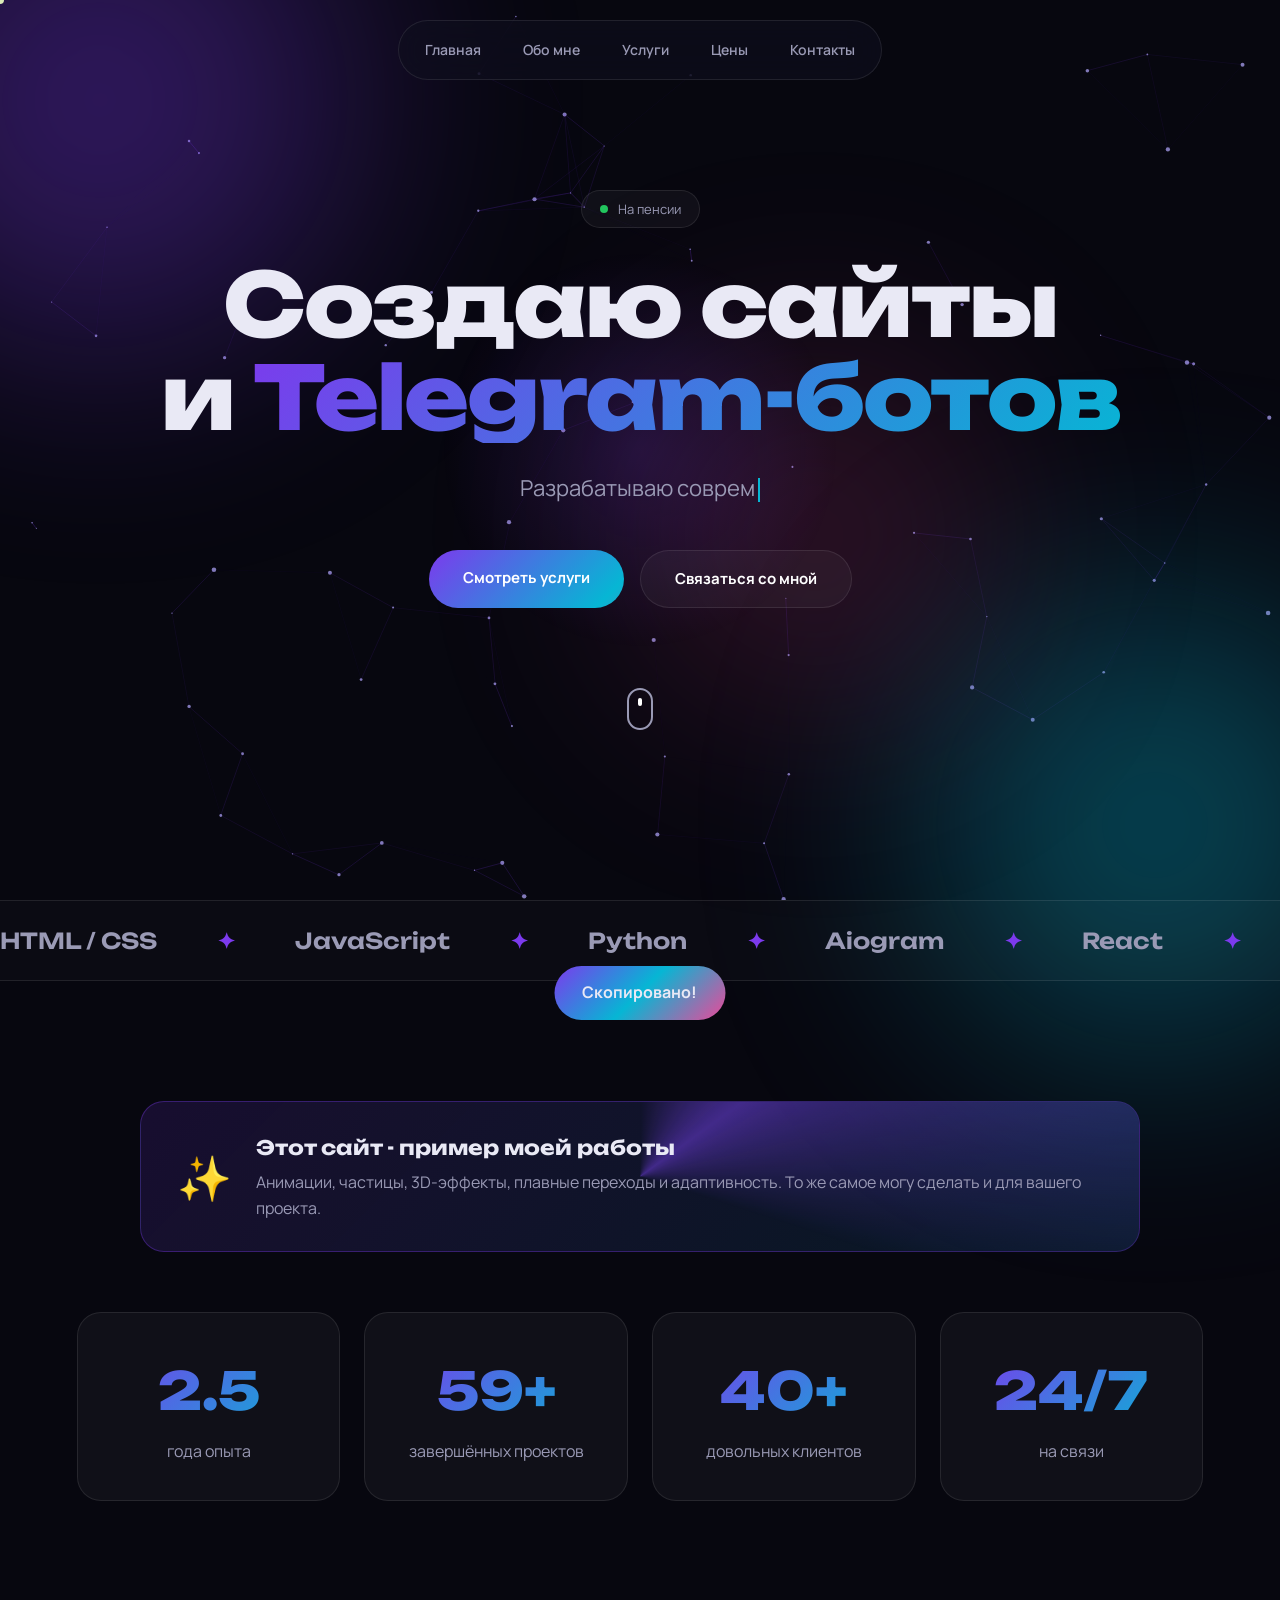
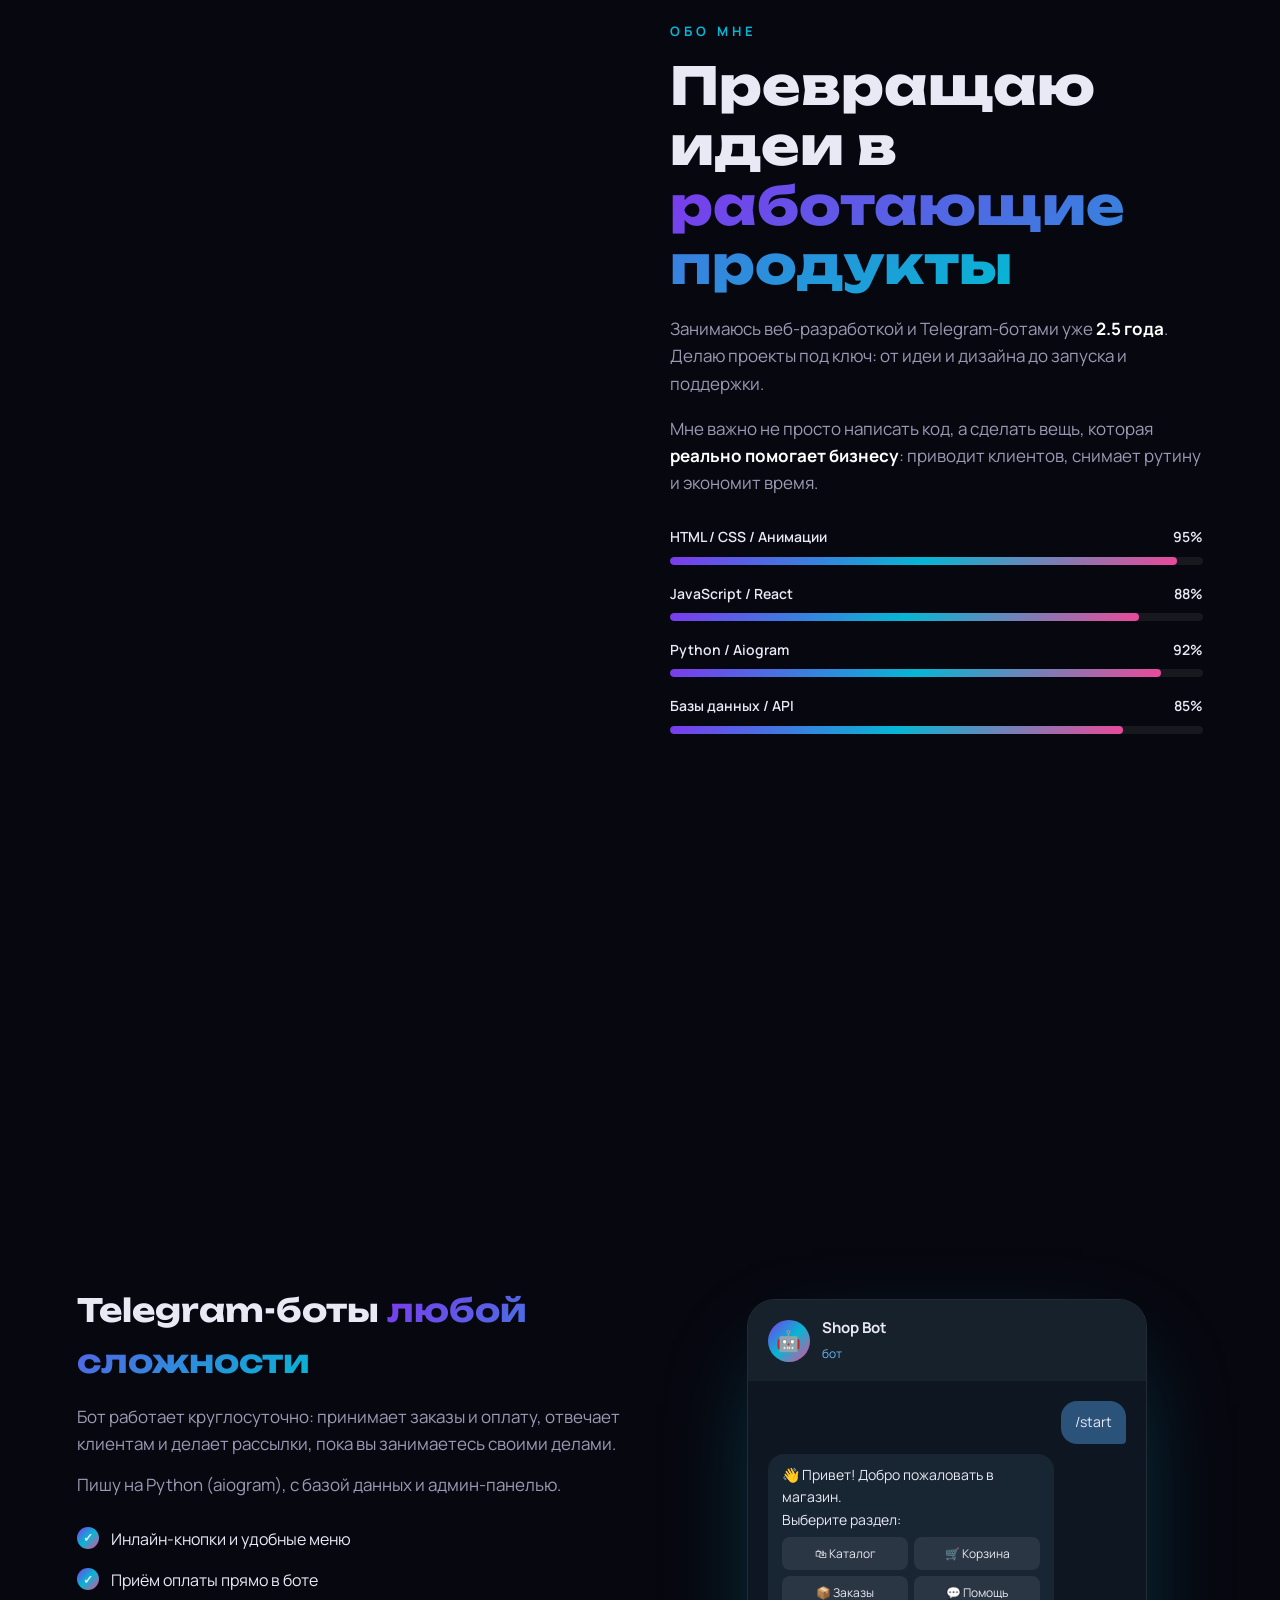
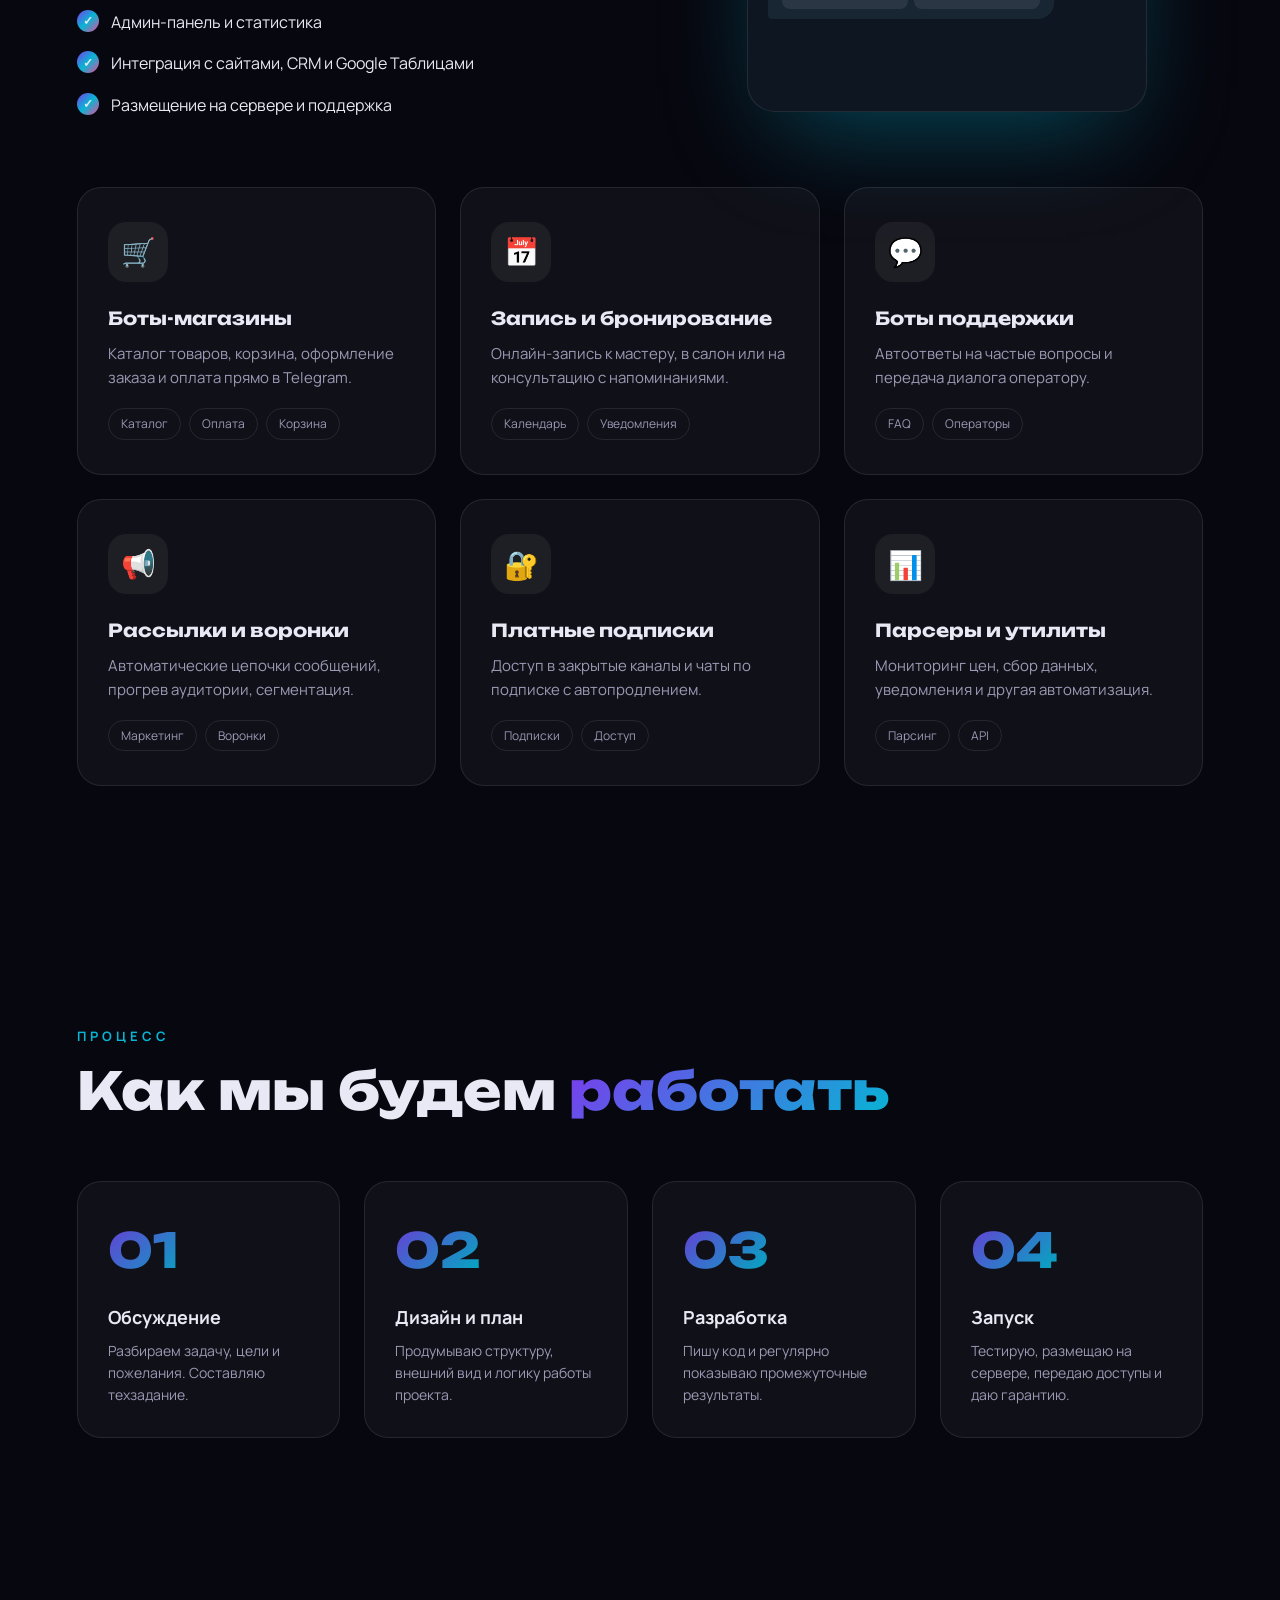
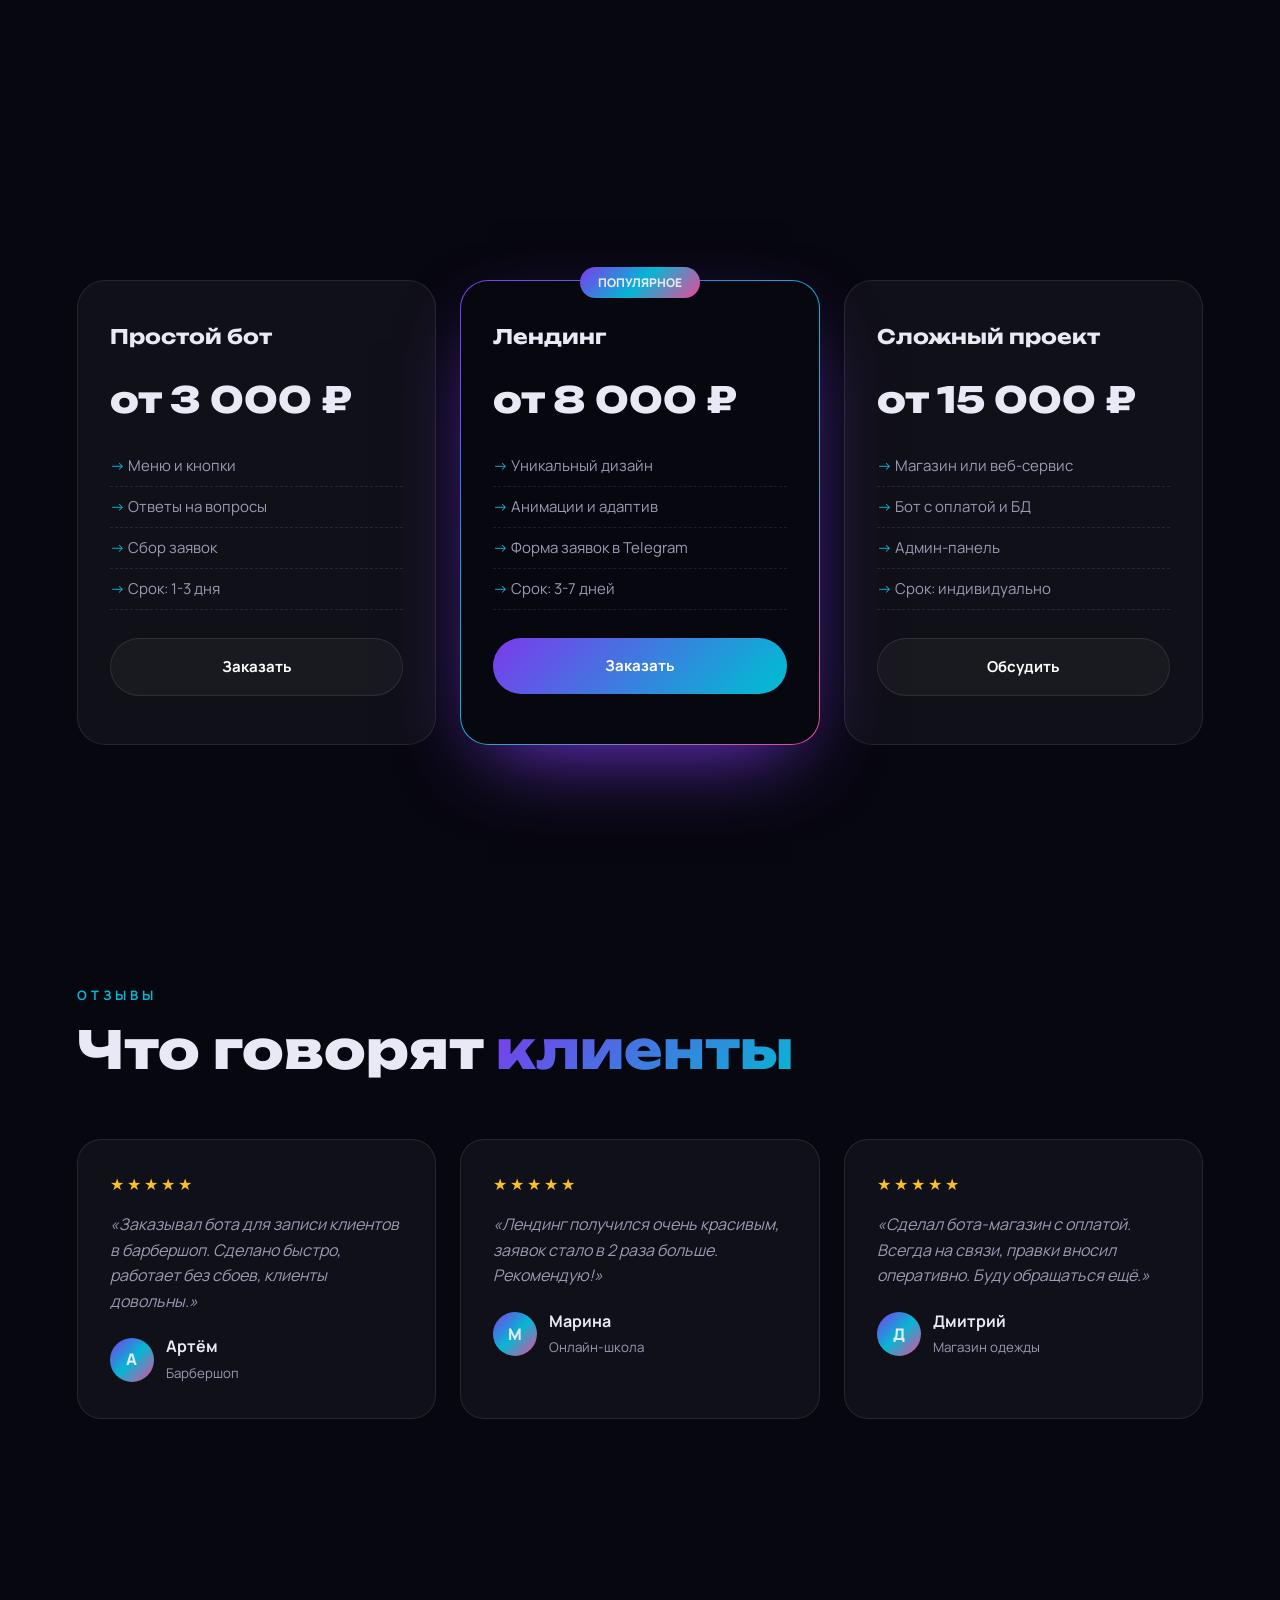
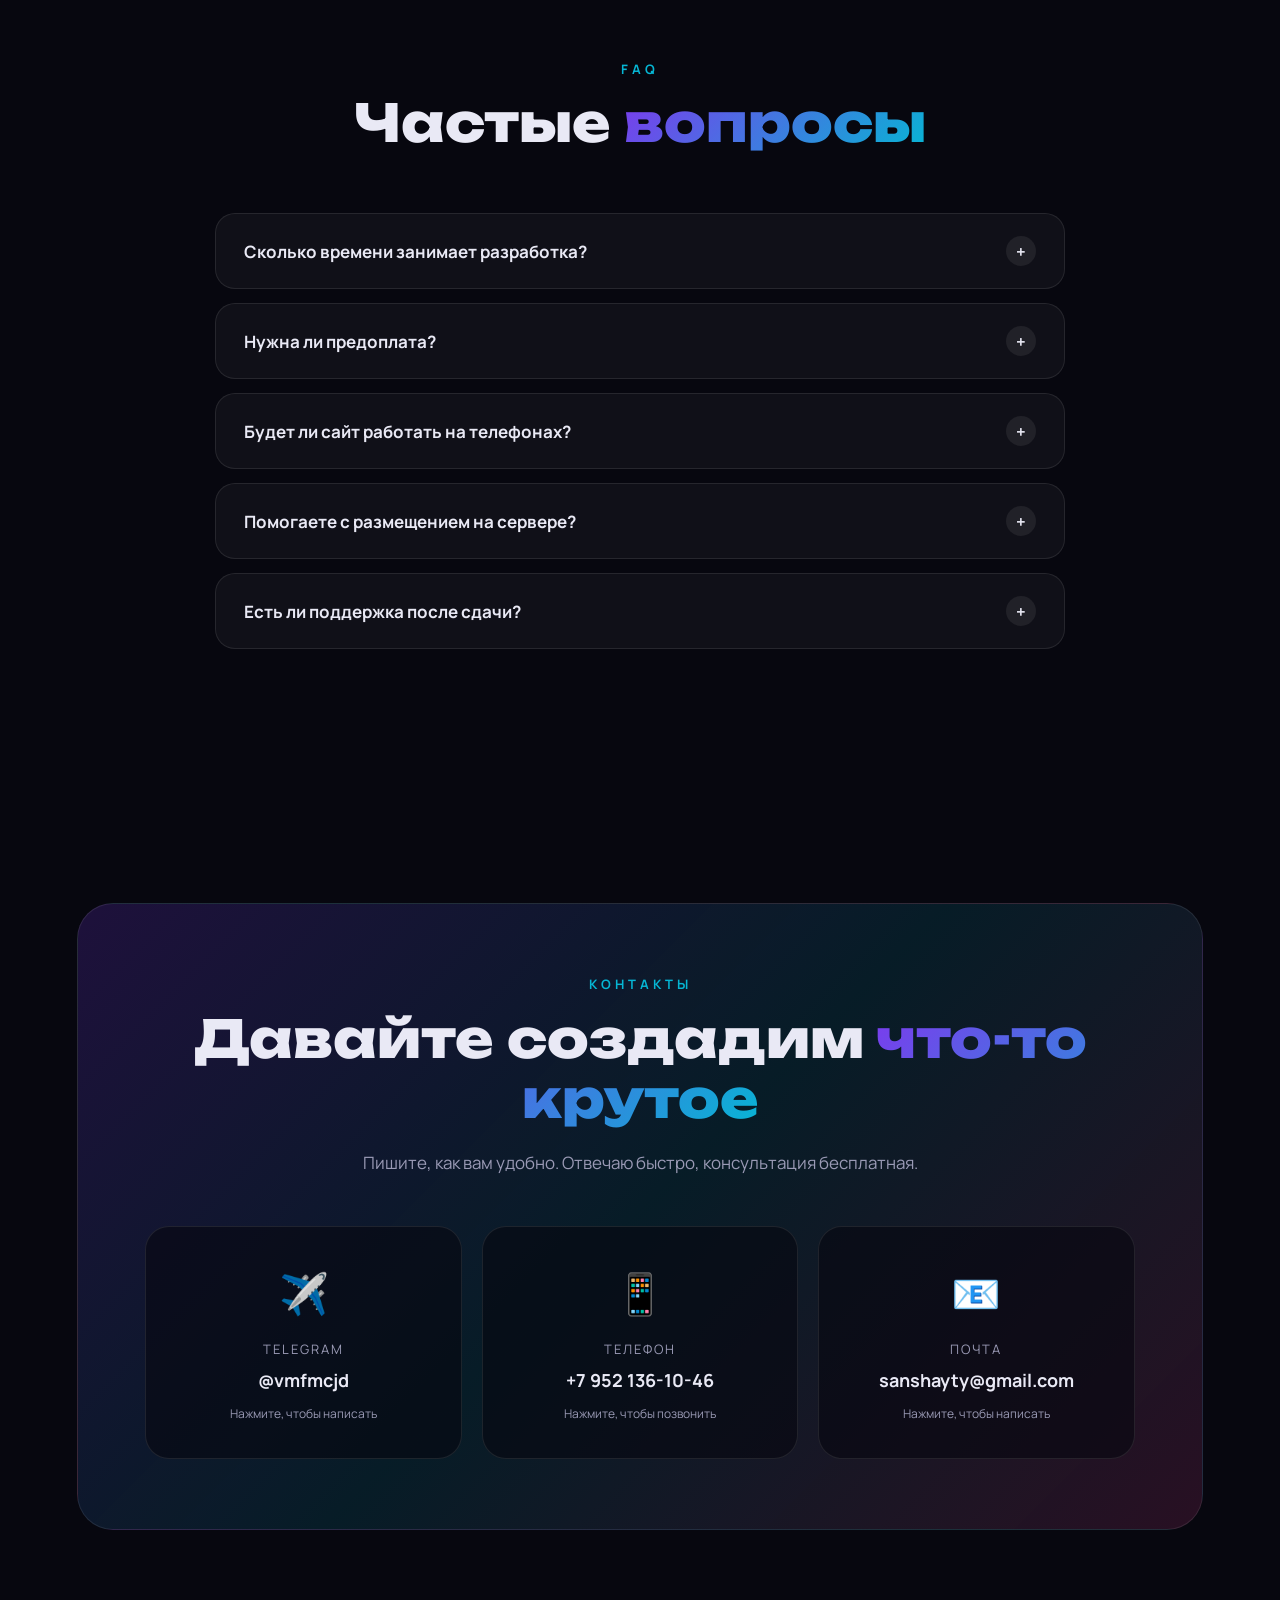
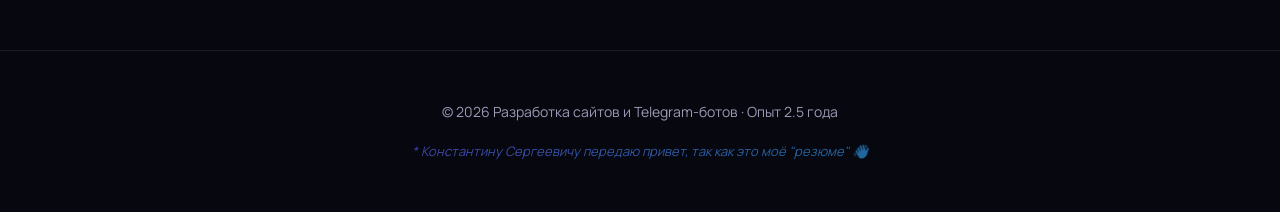
<file: index.html>
<!DOCTYPE html>
<html lang="ru">
<head>
  <meta charset="UTF-8">
  <meta name="viewport" content="width=device-width, initial-scale=1.0">
  <meta name="description" content="Разработка сайтов и Telegram-ботов под ключ">
  <title>Разработка сайтов и Telegram-ботов | Портфолио</title>

  <link rel="preconnect" href="https://fonts.googleapis.com">
  <link rel="preconnect" href="https://fonts.gstatic.com" crossorigin>
  <link href="https://fonts.googleapis.com/css2?family=Unbounded:wght@400;600;800&family=Manrope:wght@300;400;600;800&display=swap" rel="stylesheet">
  <link rel="stylesheet" href="style.css">
</head>
<body>

  <!-- Служебные элементы -->
  <div id="loader">
    <div class="loader-ring"></div>
    <div class="loader-text">ЗАГРУЗКА</div>
  </div>
  <div class="progress" id="progress"></div>
  <canvas id="particles"></canvas>
  <div class="blob b1"></div>
  <div class="blob b2"></div>
  <div class="blob b3"></div>
  <div class="cursor-glow" id="glow"></div>
  <div class="cursor-dot" id="dot"></div>

  <nav>
    <a href="#home">Главная</a>
    <a href="#about">Обо мне</a>
    <a href="#services">Услуги</a>
    <a href="#prices">Цены</a>
    <a href="#contacts">Контакты</a>
  </nav>

  <main>

    <!-- Первый экран -->
    <section class="hero" id="home">
      <div class="badge"><span class="pulse"></span> На пенсии</div>

      <h1>
        <span class="line"><span>Создаю сайты</span></span>
        <span class="line"><span>и <span class="gradient-text">Telegram-ботов</span></span></span>
      </h1>

      <div class="typing">
        <span id="typed"></span><span class="caret"></span>
      </div>

      <div class="hero-btns">
        <a href="#services" class="btn btn-primary">Смотреть услуги</a>
        <a href="#contacts" class="btn btn-ghost">Связаться со мной</a>
      </div>

      <div class="scroll-hint"></div>
    </section>

    <!-- Бегущая строка (второй набор нужен для бесшовной прокрутки) -->
    <div class="marquee">
      <div class="marquee-track">
        <span>HTML / CSS</span><span>JavaScript</span><span>Python</span><span>Aiogram</span><span>React</span>
        <span>Node.js</span><span>Адаптивная вёрстка</span><span>Telegram API</span><span>SQL</span><span>Анимации</span>

        <span aria-hidden="true">HTML / CSS</span><span aria-hidden="true">JavaScript</span><span aria-hidden="true">Python</span>
        <span aria-hidden="true">Aiogram</span><span aria-hidden="true">React</span><span aria-hidden="true">Node.js</span>
        <span aria-hidden="true">Адаптивная вёрстка</span><span aria-hidden="true">Telegram API</span>
        <span aria-hidden="true">SQL</span><span aria-hidden="true">Анимации</span>
      </div>
    </div>

    <!-- Плашка и статистика -->
    <section class="intro">
      <div class="demo-note reveal">
        <div class="icon">✨</div>
        <div>
          <h3>Этот сайт - пример моей работы</h3>
          <p>Анимации, частицы, 3D-эффекты, плавные переходы и адаптивность. То же самое могу сделать и для вашего проекта.</p>
        </div>
      </div>

      <div class="stats">
        <div class="stat reveal d1">
          <div class="num gradient-text" data-count="2.5" data-dec="1">0</div>
          <div class="lbl">года опыта</div>
        </div>
        <div class="stat reveal d2">
          <div class="num gradient-text" data-count="60" data-suffix="+">0</div>
          <div class="lbl">завершённых проектов</div>
        </div>
        <div class="stat reveal d3">
          <div class="num gradient-text" data-count="40" data-suffix="+">0</div>
          <div class="lbl">довольных клиентов</div>
        </div>
        <div class="stat reveal d4">
          <div class="num gradient-text" data-count="24" data-suffix="/7">0</div>
          <div class="lbl">на связи</div>
        </div>
      </div>
    </section>

    <!-- Обо мне -->
    <section id="about">
      <div class="about-grid">
        <div class="reveal">
          <div class="avatar-wrap">
            <div class="avatar-ring"></div>
            <div class="avatar-inner">👨‍💻</div>
            <div class="orbit">
              <span>🤖</span><span>🌐</span><span>⚡</span><span>🎨</span>
            </div>
          </div>
        </div>

        <div class="about-text reveal d2">
          <div class="sec-label">Обо мне</div>
          <h2 class="sec-title">Превращаю идеи в <span class="gradient-text">работающие продукты</span></h2>
          <p>Занимаюсь веб-разработкой и Telegram-ботами уже <strong>2.5 года</strong>. Делаю проекты под ключ: от идеи и дизайна до запуска и поддержки.</p>
          <p>Мне важно не просто написать код, а сделать вещь, которая <strong>реально помогает бизнесу</strong>: приводит клиентов, снимает рутину и экономит время.</p>

          <div class="skills">
            <div>
              <div class="skill-top"><span>HTML / CSS / Анимации</span><span>95%</span></div>
              <div class="skill-bar"><div class="skill-fill" data-w="95"></div></div>
            </div>
            <div>
              <div class="skill-top"><span>JavaScript / React</span><span>88%</span></div>
              <div class="skill-bar"><div class="skill-fill" data-w="88"></div></div>
            </div>
            <div>
              <div class="skill-top"><span>Python / Aiogram</span><span>92%</span></div>
              <div class="skill-bar"><div class="skill-fill" data-w="92"></div></div>
            </div>
            <div>
              <div class="skill-top"><span>Базы данных / API</span><span>85%</span></div>
              <div class="skill-bar"><div class="skill-fill" data-w="85"></div></div>
            </div>
          </div>
        </div>
      </div>
    </section>

    <!-- Услуги -->
    <section id="services" class="tabs-wrap">
      <div class="sec-label reveal">Услуги</div>
      <h2 class="sec-title reveal d1">Что я <span class="gradient-text">делаю</span></h2>
      <p class="sec-desc reveal d2 center">Выберите направление, чтобы узнать подробнее</p>

      <div class="tabs reveal d3">
        <div class="tab-indicator" id="indicator"></div>
        <button class="tab-btn active" data-tab="bots">🤖 Telegram-боты</button>
        <button class="tab-btn" data-tab="sites">🌐 Сайты</button>
      </div>

      <!-- Вкладка: боты -->
      <div class="tab-panel active" id="bots">
        <div class="panel-intro">
          <div>
            <h3>Telegram-боты <span class="gradient-text">любой сложности</span></h3>
            <p>Бот работает круглосуточно: принимает заказы и оплату, отвечает клиентам и делает рассылки, пока вы занимаетесь своими делами.</p>
            <p>Пишу на Python (aiogram), с базой данных и админ-панелью.</p>
            <ul class="check-list">
              <li>Инлайн-кнопки и удобные меню</li>
              <li>Приём оплаты прямо в боте</li>
              <li>Админ-панель и статистика</li>
              <li>Интеграция с сайтами, CRM и Google Таблицами</li>
              <li>Размещение на сервере и поддержка</li>
            </ul>
          </div>

          <div class="tg-mock">
            <div class="tg-head">
              <div class="tg-ava">🤖</div>
              <div><b>Shop Bot</b><small>бот</small></div>
            </div>
            <div class="tg-body" id="chat"></div>
          </div>
        </div>

        <div class="cards">
          <div class="card tilt">
            <div class="c-icon">🛒</div>
            <h4>Боты-магазины</h4>
            <p>Каталог товаров, корзина, оформление заказа и оплата прямо в Telegram.</p>
            <div class="tags"><span>Каталог</span><span>Оплата</span><span>Корзина</span></div>
          </div>
          <div class="card tilt">
            <div class="c-icon">📅</div>
            <h4>Запись и бронирование</h4>
            <p>Онлайн-запись к мастеру, в салон или на консультацию с напоминаниями.</p>
            <div class="tags"><span>Календарь</span><span>Уведомления</span></div>
          </div>
          <div class="card tilt">
            <div class="c-icon">💬</div>
            <h4>Боты поддержки</h4>
            <p>Автоответы на частые вопросы и передача диалога оператору.</p>
            <div class="tags"><span>FAQ</span><span>Операторы</span></div>
          </div>
          <div class="card tilt">
            <div class="c-icon">📢</div>
            <h4>Рассылки и воронки</h4>
            <p>Автоматические цепочки сообщений, прогрев аудитории, сегментация.</p>
            <div class="tags"><span>Маркетинг</span><span>Воронки</span></div>
          </div>
          <div class="card tilt">
            <div class="c-icon">🔐</div>
            <h4>Платные подписки</h4>
            <p>Доступ в закрытые каналы и чаты по подписке с автопродлением.</p>
            <div class="tags"><span>Подписки</span><span>Доступ</span></div>
          </div>
          <div class="card tilt">
            <div class="c-icon">📊</div>
            <h4>Парсеры и утилиты</h4>
            <p>Мониторинг цен, сбор данных, уведомления и другая автоматизация.</p>
            <div class="tags"><span>Парсинг</span><span>API</span></div>
          </div>
        </div>
      </div>

      <!-- Вкладка: сайты -->
      <div class="tab-panel" id="sites">
        <div class="panel-intro">
          <div>
            <h3>Сайты, которые <span class="gradient-text">продают</span></h3>
            <p>Делаю современные, быстрые и адаптивные сайты с анимациями. Без шаблонов, каждый проект с нуля.</p>
            <p>Сайт одинаково хорошо выглядит на телефоне, планшете и компьютере.</p>
            <ul class="check-list">
              <li>Уникальный дизайн под ваш бренд</li>
              <li>Адаптивность под все устройства</li>
              <li>Плавные анимации и эффекты</li>
              <li>Быстрая загрузка и SEO-оптимизация</li>
              <li>Формы заявок с отправкой в Telegram</li>
            </ul>
          </div>

          <div class="browser-mock">
            <div class="br-bar">
              <i></i><i></i><i></i>
              <div class="br-url">🔒 your-business.ru</div>
            </div>
            <div class="br-content">
              <div class="sk sk-hero"></div>
              <div class="sk sk-line" style="width:70%"></div>
              <div class="sk sk-line" style="width:45%"></div>
              <div class="sk-row"><div class="sk"></div><div class="sk"></div><div class="sk"></div></div>
              <div class="sk sk-line" style="width:85%"></div>
            </div>
          </div>
        </div>

        <div class="cards">
          <div class="card tilt">
            <div class="c-icon">🚀</div>
            <h4>Лендинги</h4>
            <p>Одностраничные продающие сайты для товара, услуги или мероприятия.</p>
            <div class="tags"><span>Конверсия</span><span>Анимации</span></div>
          </div>
          <div class="card tilt">
            <div class="c-icon">🏢</div>
            <h4>Корпоративные сайты</h4>
            <p>Многостраничные сайты компаний с каталогом услуг и блогом.</p>
            <div class="tags"><span>Многостраничник</span><span>SEO</span></div>
          </div>
          <div class="card tilt">
            <div class="c-icon">🛍️</div>
            <h4>Интернет-магазины</h4>
            <p>Каталог, фильтры, корзина, оплата и личный кабинет покупателя.</p>
            <div class="tags"><span>E-commerce</span><span>Оплата</span></div>
          </div>
          <div class="card tilt">
            <div class="c-icon">🎨</div>
            <h4>Портфолио</h4>
            <p>Сайты-визитки для специалистов. Например, как этот.</p>
            <div class="tags"><span>Визитка</span><span>Креатив</span></div>
          </div>
          <div class="card tilt">
            <div class="c-icon">⚙️</div>
            <h4>Веб-приложения</h4>
            <p>Личные кабинеты, панели управления, сервисы с бэкендом и базой данных.</p>
            <div class="tags"><span>React</span><span>Node.js</span></div>
          </div>
          <div class="card tilt">
            <div class="c-icon">🔧</div>
            <h4>Доработка и поддержка</h4>
            <p>Исправлю ошибки, ускорю, обновлю дизайн существующего сайта.</p>
            <div class="tags"><span>Рефакторинг</span><span>Скорость</span></div>
          </div>
        </div>
      </div>
    </section>

    <!-- Этапы работы -->
    <section>
      <div class="sec-label reveal">Процесс</div>
      <h2 class="sec-title reveal d1">Как мы будем <span class="gradient-text">работать</span></h2>

      <div class="steps">
        <div class="step reveal d1">
          <h4>Обсуждение</h4>
          <p>Разбираем задачу, цели и пожелания. Составляю техзадание.</p>
        </div>
        <div class="step reveal d2">
          <h4>Дизайн и план</h4>
          <p>Продумываю структуру, внешний вид и логику работы проекта.</p>
        </div>
        <div class="step reveal d3">
          <h4>Разработка</h4>
          <p>Пишу код и регулярно показываю промежуточные результаты.</p>
        </div>
        <div class="step reveal d4">
          <h4>Запуск</h4>
          <p>Тестирую, размещаю на сервере, передаю доступы и даю гарантию.</p>
        </div>
      </div>
    </section>

    <!-- Цены -->
    <section id="prices">
      <div class="sec-label reveal">Стоимость</div>
      <h2 class="sec-title reveal d1">Прозрачные <span class="gradient-text">цены</span></h2>
      <p class="sec-desc reveal d2">Точная стоимость зависит от задачи. Ниже ориентировочные цены.</p>

      <div class="prices">
        <div class="price reveal d1">
          <h4>Простой бот</h4>
          <div class="cost">от 3 000 ₽</div>
          <ul>
            <li>Меню и кнопки</li>
            <li>Ответы на вопросы</li>
            <li>Сбор заявок</li>
            <li>Срок: 1-3 дня</li>
          </ul>
          <a href="#contacts" class="btn btn-ghost">Заказать</a>
        </div>

        <div class="price hot reveal d2">
          <div class="hot-tag">ПОПУЛЯРНОЕ</div>
          <h4>Лендинг</h4>
          <div class="cost">от 8 000 ₽</div>
          <ul>
            <li>Уникальный дизайн</li>
            <li>Анимации и адаптив</li>
            <li>Форма заявок в Telegram</li>
            <li>Срок: 3-7 дней</li>
          </ul>
          <a href="#contacts" class="btn btn-primary">Заказать</a>
        </div>

        <div class="price reveal d3">
          <h4>Сложный проект</h4>
          <div class="cost">от 15 000 ₽</div>
          <ul>
            <li>Магазин или веб-сервис</li>
            <li>Бот с оплатой и БД</li>
            <li>Админ-панель</li>
            <li>Срок: индивидуально</li>
          </ul>
          <a href="#contacts" class="btn btn-ghost">Обсудить</a>
        </div>
      </div>
    </section>

    <!-- Отзывы -->
    <section>
      <div class="sec-label reveal">Отзывы</div>
      <h2 class="sec-title reveal d1">Что говорят <span class="gradient-text">клиенты</span></h2>

      <div class="reviews">
        <div class="review reveal d1">
          <div class="stars">★★★★★</div>
          <p>«Заказывал бота для записи клиентов в барбершоп. Сделано быстро, работает без сбоев, клиенты довольны.»</p>
          <div class="who"><span>А</span><div><b>Артём</b><br><small>Барбершоп</small></div></div>
        </div>
        <div class="review reveal d2">
          <div class="stars">★★★★★</div>
          <p>«Лендинг получился очень красивым, заявок стало в 2 раза больше. Рекомендую!»</p>
          <div class="who"><span>М</span><div><b>Марина</b><br><small>Онлайн-школа</small></div></div>
        </div>
        <div class="review reveal d3">
          <div class="stars">★★★★★</div>
          <p>«Сделал бота-магазин с оплатой. Всегда на связи, правки вносил оперативно. Буду обращаться ещё.»</p>
          <div class="who"><span>Д</span><div><b>Дмитрий</b><br><small>Магазин одежды</small></div></div>
        </div>
      </div>
    </section>

    <!-- FAQ -->
    <section>
      <div class="center">
        <div class="sec-label reveal">FAQ</div>
        <h2 class="sec-title reveal d1">Частые <span class="gradient-text">вопросы</span></h2>
      </div>

      <div class="faq">
        <div class="faq-item reveal">
          <div class="faq-q">Сколько времени занимает разработка?<span class="plus">+</span></div>
          <div class="faq-a"><p>Простой бот или лендинг делается за 1-7 дней. Сложные проекты от 2 недель, срок обсуждаем отдельно.</p></div>
        </div>
        <div class="faq-item reveal">
          <div class="faq-q">Нужна ли предоплата?<span class="plus">+</span></div>
          <div class="faq-a"><p>Да, обычно 50% перед началом и 50% после сдачи. Крупные проекты можно оплачивать по этапам.</p></div>
        </div>
        <div class="faq-item reveal">
          <div class="faq-q">Будет ли сайт работать на телефонах?<span class="plus">+</span></div>
          <div class="faq-a"><p>Конечно. Все сайты адаптивные и нормально отображаются на телефонах, планшетах и компьютерах.</p></div>
        </div>
        <div class="faq-item reveal">
          <div class="faq-q">Помогаете с размещением на сервере?<span class="plus">+</span></div>
          <div class="faq-a"><p>Да, помогу выбрать хостинг, подключу домен и запущу бота или сайт так, чтобы всё работало круглосуточно.</p></div>
        </div>
        <div class="faq-item reveal">
          <div class="faq-q">Есть ли поддержка после сдачи?<span class="plus">+</span></div>
          <div class="faq-a"><p>Да, ошибки исправляю бесплатно по гарантии. Дальнейшую поддержку и доработки обсуждаем отдельно.</p></div>
        </div>
      </div>
    </section>

    <!-- Контакты -->
    <section id="contacts">
      <div class="contact-box reveal">
        <div class="sec-label">Контакты</div>
        <h2 class="sec-title">Давайте создадим <span class="gradient-text">что-то крутое</span></h2>
        <p class="sec-desc center">Пишите, как вам удобно. Отвечаю быстро, консультация бесплатная.</p>

        <div class="contact-grid">
          <a class="contact-card" href="https://t.me/vmfmcjd" target="_blank" rel="noopener" data-copy="@vmfmcjd">
            <div class="ci">✈️</div>
            <small>Telegram</small>
            <b>@vmfmcjd</b>
            <div class="hint">Нажмите, чтобы написать</div>
          </a>
          <a class="contact-card" href="tel:+79521361046" data-copy="+79521361046">
            <div class="ci">📱</div>
            <small>Телефон</small>
            <b>+7 952 136-10-46</b>
            <div class="hint">Нажмите, чтобы позвонить</div>
          </a>
          <a class="contact-card" href="mailto:sanshayty@gmail.com" data-copy="sanshayty@gmail.com">
            <div class="ci">📧</div>
            <small>Почта</small>
            <b>sanshayty@gmail.com</b>
            <div class="hint">Нажмите, чтобы написать</div>
          </a>
        </div>
      </div>
    </section>

  </main>

  <footer>
    © <span id="year"></span> Разработка сайтов и Telegram-ботов · Опыт 2.5 года
    <div class="footnote">* Константину Сергеевичу передаю привет, так как это моё "резюме" 👋</div>
  </footer>

  <div class="toast" id="toast">Скопировано!</div>
  <button class="to-top" id="toTop" aria-label="Наверх">↑</button>

  <script src="script.js" defer></script>
</body>
</html>
</file>
<file: style.css>
/* Переменные */
:root {
  --bg: #07070f;
  --card: rgba(255, 255, 255, 0.04);
  --border: rgba(255, 255, 255, 0.09);
  --text: #e9e9f5;
  --muted: #9a9ab5;

  --a1: #7c3aed;
  --a2: #06b6d4;
  --a3: #ec4899;
  --grad: linear-gradient(135deg, var(--a1), var(--a2), var(--a3));

  --ease-out: cubic-bezier(0.2, 1, 0.3, 1);
}

/* Сброс и база */
* {
  margin: 0;
  padding: 0;
  box-sizing: border-box;
}

html {
  scroll-behavior: smooth;
}

body {
  font-family: 'Manrope', sans-serif;
  background: var(--bg);
  color: var(--text);
  line-height: 1.6;
  overflow-x: hidden;
}

a {
  color: inherit;
  text-decoration: none;
}

main {
  position: relative;
  z-index: 2;
}

section {
  max-width: 1300px;
  margin: 0 auto;
  padding: 120px 6%;
}

.center {
  text-align: center;
  margin-left: auto;
  margin-right: auto;
}

small {
  color: var(--muted);
}


/* Фон: частицы и размытые пятна */
#particles {
  position: fixed;
  inset: 0;
  z-index: 0;
  pointer-events: none;
}

.blob {
  position: fixed;
  z-index: 0;
  border-radius: 50%;
  filter: blur(120px);
  opacity: 0.35;
  animation: float 18s ease-in-out infinite;
  will-change: transform;
}

.blob.b1 { width: 500px; height: 500px; top: -150px;    left: -150px;  background: var(--a1); }
.blob.b2 { width: 450px; height: 450px; bottom: -150px; right: -100px; background: var(--a2); animation-delay: -6s; }
.blob.b3 { width: 350px; height: 350px; top: 40%;       left: 50%;     background: var(--a3); animation-delay: -12s; opacity: 0.2; }


/* Курсор */
.cursor-glow {
  position: fixed;
  top: 0;
  left: 0;
  z-index: 1;
  width: 400px;
  height: 400px;
  border-radius: 50%;
  background: radial-gradient(circle, rgba(124, 58, 237, 0.18), transparent 70%);
  pointer-events: none;
  will-change: transform;
}

.cursor-dot {
  position: fixed;
  top: 0;
  left: 0;
  z-index: 9999;
  width: 8px;
  height: 8px;
  margin: -4px 0 0 -4px;
  border-radius: 50%;
  background: #fff;
  mix-blend-mode: difference;
  pointer-events: none;
  transition: width 0.2s, height 0.2s, margin 0.2s;
}

.cursor-dot.hover {
  width: 40px;
  height: 40px;
  margin: -20px 0 0 -20px;
}


/* Прелоадер */
#loader {
  position: fixed;
  inset: 0;
  z-index: 10000;
  display: flex;
  flex-direction: column;
  align-items: center;
  justify-content: center;
  gap: 20px;
  background: var(--bg);
  transition: opacity 0.8s, visibility 0.8s;
}

#loader.hide {
  opacity: 0;
  visibility: hidden;
}

.loader-ring {
  width: 70px;
  height: 70px;
  border: 3px solid transparent;
  border-top-color: var(--a1);
  border-right-color: var(--a2);
  border-radius: 50%;
  animation: spin 1s linear infinite;
}

.loader-text {
  font-family: 'Unbounded';
  font-size: 12px;
  letter-spacing: 4px;
  color: var(--muted);
}


/* Навигация */
nav {
  position: fixed;
  top: 20px;
  left: 50%;
  z-index: 100;
  display: flex;
  gap: 6px;
  padding: 8px;
  transform: translateX(-50%);
  background: rgba(15, 15, 30, 0.6);
  backdrop-filter: blur(20px);
  border: 1px solid var(--border);
  border-radius: 100px;
  animation: dropIn 1s 0.8s both var(--ease-out);
}

nav a {
  padding: 10px 18px;
  border-radius: 100px;
  font-size: 14px;
  font-weight: 600;
  color: var(--muted);
  transition: 0.3s;
}

nav a:hover {
  color: #fff;
  background: rgba(255, 255, 255, 0.07);
}


/* Первый экран */
.hero {
  min-height: 100vh;
  display: flex;
  flex-direction: column;
  align-items: center;
  justify-content: center;
  padding-top: 140px;
  text-align: center;
}

.badge {
  display: inline-flex;
  align-items: center;
  gap: 10px;
  margin-bottom: 30px;
  padding: 8px 18px;
  font-size: 13px;
  color: var(--muted);
  background: var(--card);
  border: 1px solid var(--border);
  border-radius: 100px;
  animation: fadeUp 1s 1s both;
}

.badge .pulse {
  width: 8px;
  height: 8px;
  border-radius: 50%;
  background: #22c55e;
  box-shadow: 0 0 0 0 rgba(34, 197, 94, 0.7);
  animation: pulse 2s infinite;
}

.hero h1 {
  font-family: 'Unbounded';
  font-size: clamp(36px, 7vw, 88px);
  font-weight: 800;
  line-height: 1.05;
  letter-spacing: -2px;
}

.hero h1 .line {
  display: block;
  overflow: hidden;
}

.hero h1 .line > span {
  display: inline-block;
  animation: slideUp 1.2s both var(--ease-out);
}

.hero h1 .line:nth-child(1) > span { animation-delay: 1.1s; }
.hero h1 .line:nth-child(2) > span { animation-delay: 1.25s; }

.typing {
  min-height: 34px;
  margin-top: 28px;
  font-size: clamp(16px, 2.2vw, 22px);
  color: var(--muted);
  animation: fadeUp 1s 1.5s both;
}

.typing .caret {
  display: inline-block;
  width: 2px;
  height: 1.1em;
  margin-left: 3px;
  vertical-align: middle;
  background: var(--a2);
  animation: blink 1s infinite;
}

.hero-btns {
  display: flex;
  flex-wrap: wrap;
  justify-content: center;
  gap: 16px;
  margin-top: 44px;
  animation: fadeUp 1s 1.7s both;
}

.scroll-hint {
  position: relative;
  width: 26px;
  height: 42px;
  margin-top: 80px;
  border: 2px solid var(--muted);
  border-radius: 20px;
  animation: fadeUp 1s 2s both;
}

.scroll-hint::before {
  content: '';
  position: absolute;
  top: 8px;
  left: 50%;
  width: 4px;
  height: 8px;
  border-radius: 4px;
  background: #fff;
  transform: translateX(-50%);
  animation: scrollDot 2s infinite;
}


/* Градиентный текст */
.gradient-text {
  background: var(--grad);
  background-size: 200% 200%;
  -webkit-background-clip: text;
  background-clip: text;
  color: transparent;
  animation: gradMove 5s ease infinite;
}


/* Кнопки */
.btn {
  position: relative;
  display: inline-block;
  padding: 16px 34px;
  font-family: inherit;
  font-size: 15px;
  font-weight: 700;
  text-align: center;
  border: none;
  border-radius: 100px;
  cursor: pointer;
  overflow: hidden;
  transition: transform 0.3s;
}

.btn:hover {
  transform: translateY(-4px) scale(1.03);
}

.btn-primary {
  color: #fff;
  background: var(--grad);
  background-size: 200%;
  animation: gradMove 4s infinite;
}

.btn-primary::after {
  content: '';
  position: absolute;
  top: 0;
  left: -100%;
  width: 60%;
  height: 100%;
  background: linear-gradient(90deg, transparent, rgba(255, 255, 255, 0.4), transparent);
  transform: skewX(-20deg);
  animation: shine 3s infinite;
}

.btn-ghost {
  color: #fff;
  background: var(--card);
  border: 1px solid var(--border);
}


/* Бегущая строка */
.marquee {
  position: relative;
  z-index: 2;
  padding: 22px 0;
  overflow: hidden;
  background: rgba(255, 255, 255, 0.02);
  border-top: 1px solid var(--border);
  border-bottom: 1px solid var(--border);
}

.marquee-track {
  display: flex;
  gap: 60px;
  width: max-content;
  animation: marquee 30s linear infinite;
}

.marquee-track span {
  font-family: 'Unbounded';
  font-size: 22px;
  font-weight: 600;
  color: var(--muted);
  white-space: nowrap;
}

.marquee-track span::after {
  content: '✦';
  margin-left: 60px;
  color: var(--a1);
}


/* Заголовки секций */
.sec-label {
  margin-bottom: 14px;
  font-size: 13px;
  font-weight: 700;
  letter-spacing: 4px;
  text-transform: uppercase;
  color: var(--a2);
}

.sec-title {
  margin-bottom: 20px;
  font-family: 'Unbounded';
  font-size: clamp(28px, 4.5vw, 52px);
  font-weight: 800;
  line-height: 1.15;
}

.sec-desc {
  max-width: 640px;
  font-size: 17px;
  color: var(--muted);
}


/* Появление при прокрутке */
.reveal {
  opacity: 0;
  transform: translateY(60px);
  transition: 1s var(--ease-out);
}

.reveal.visible {
  opacity: 1;
  transform: none;
}

.reveal.d1 { transition-delay: 0.1s; }
.reveal.d2 { transition-delay: 0.2s; }
.reveal.d3 { transition-delay: 0.3s; }
.reveal.d4 { transition-delay: 0.4s; }


/* Плашка и статистика */
.intro {
  padding-bottom: 0;
}

.demo-note {
  position: relative;
  display: flex;
  align-items: center;
  gap: 24px;
  max-width: 1000px;
  margin: 0 auto;
  padding: 30px 36px;
  overflow: hidden;
  background: linear-gradient(135deg, rgba(124, 58, 237, 0.15), rgba(6, 182, 212, 0.1));
  border: 1px solid rgba(124, 58, 237, 0.35);
  border-radius: 24px;
}

.demo-note::before {
  content: '';
  position: absolute;
  inset: -2px;
  z-index: -1;
  background: conic-gradient(from 0deg, transparent, var(--a1), transparent 30%);
  opacity: 0.5;
  animation: spin 6s linear infinite;
}

.demo-note .icon {
  flex-shrink: 0;
  font-size: 44px;
  animation: wobble 3s infinite;
}

.demo-note h3 {
  margin-bottom: 6px;
  font-family: 'Unbounded';
  font-size: 20px;
}

.demo-note p {
  color: var(--muted);
}

.stats {
  display: grid;
  grid-template-columns: repeat(auto-fit, minmax(220px, 1fr));
  gap: 24px;
  margin-top: 60px;
}

.stat {
  padding: 36px 28px;
  text-align: center;
  background: var(--card);
  border: 1px solid var(--border);
  border-radius: 24px;
  transition: 0.4s;
}

.stat:hover {
  border-color: var(--a1);
  transform: translateY(-8px);
  box-shadow: 0 20px 60px -20px var(--a1);
}

.stat .num {
  font-family: 'Unbounded';
  font-size: 52px;
  font-weight: 800;
}

.stat .lbl {
  margin-top: 6px;
  color: var(--muted);
}


/* Обо мне */
.about-grid {
  display: grid;
  grid-template-columns: 1fr 1fr;
  align-items: center;
  gap: 60px;
}

.avatar-wrap {
  position: relative;
  width: 100%;
  max-width: 420px;
  aspect-ratio: 1;
  margin: auto;
}

.avatar-ring {
  position: absolute;
  inset: 0;
  padding: 3px;
  border-radius: 50%;
  background: var(--grad);
  animation: spin 8s linear infinite;
}

.avatar-ring::after {
  content: '';
  position: absolute;
  inset: 3px;
  border-radius: 50%;
  background: var(--bg);
}

.avatar-inner {
  position: absolute;
  inset: 24px;
  z-index: 2;
  display: flex;
  align-items: center;
  justify-content: center;
  font-size: 120px;
  border-radius: 50%;
  background: radial-gradient(circle at 30% 30%, rgba(124, 58, 237, 0.5), rgba(6, 182, 212, 0.2) 60%, transparent);
}

.orbit {
  position: absolute;
  inset: 0;
  z-index: 3;
  animation: spin 14s linear infinite;
}

.orbit span {
  position: absolute;
  display: flex;
  align-items: center;
  justify-content: center;
  width: 56px;
  height: 56px;
  font-size: 24px;
  background: rgba(20, 20, 40, 0.9);
  border: 1px solid var(--border);
  border-radius: 16px;
  animation: spin 14s linear infinite reverse;
}

.orbit span:nth-child(1) { top: -10px;    left: 50%;  margin-left: -28px; }
.orbit span:nth-child(2) { bottom: -10px; left: 50%;  margin-left: -28px; }
.orbit span:nth-child(3) { left: -10px;   top: 50%;   margin-top: -28px; }
.orbit span:nth-child(4) { right: -10px;  top: 50%;   margin-top: -28px; }

.about-text p {
  margin-bottom: 18px;
  font-size: 17px;
  color: var(--muted);
}

.about-text strong {
  color: #fff;
}

.skills {
  display: flex;
  flex-direction: column;
  gap: 18px;
  margin-top: 30px;
}

.skill-top {
  display: flex;
  justify-content: space-between;
  margin-bottom: 8px;
  font-size: 14px;
  font-weight: 600;
}

.skill-bar {
  height: 8px;
  overflow: hidden;
  border-radius: 10px;
  background: rgba(255, 255, 255, 0.07);
}

.skill-fill {
  width: 0;
  height: 100%;
  border-radius: 10px;
  background: var(--grad);
  transition: width 1.8s var(--ease-out);
}


/* Вкладки */
.tabs-wrap {
  text-align: center;
}

.tabs {
  position: relative;
  display: inline-flex;
  margin: 40px 0 60px;
  padding: 8px;
  background: var(--card);
  border: 1px solid var(--border);
  border-radius: 100px;
}

.tab-btn {
  position: relative;
  z-index: 2;
  padding: 16px 40px;
  font-family: 'Unbounded';
  font-size: 15px;
  font-weight: 600;
  color: var(--muted);
  background: none;
  border: none;
  border-radius: 100px;
  cursor: pointer;
  transition: color 0.4s;
}

.tab-btn.active {
  color: #fff;
}

.tab-indicator {
  position: absolute;
  top: 8px;
  bottom: 8px;
  z-index: 1;
  border-radius: 100px;
  background: var(--grad);
  box-shadow: 0 10px 40px -10px var(--a1);
  transition: 0.5s cubic-bezier(0.65, 0, 0.35, 1);
}

.tab-panel {
  display: none;
  text-align: left;
}

.tab-panel.active {
  display: block;
  animation: panelIn 0.7s var(--ease-out);
}

.panel-intro {
  display: grid;
  grid-template-columns: 1.1fr 1fr;
  align-items: center;
  gap: 50px;
  margin-bottom: 60px;
}

.panel-intro h3 {
  margin-bottom: 16px;
  font-family: 'Unbounded';
  font-size: 32px;
}

.panel-intro p {
  margin-bottom: 14px;
  font-size: 17px;
  color: var(--muted);
}

.check-list {
  margin-top: 20px;
  list-style: none;
}

.check-list li {
  position: relative;
  padding: 8px 0 8px 34px;
}

.check-list li::before {
  content: '✓';
  position: absolute;
  top: 8px;
  left: 0;
  display: flex;
  align-items: center;
  justify-content: center;
  width: 22px;
  height: 22px;
  font-size: 12px;
  font-weight: 800;
  border-radius: 50%;
  background: var(--grad);
}


/* Макет Telegram */
.tg-mock {
  width: 100%;
  max-width: 400px;
  margin: auto;
  overflow: hidden;
  background: #0e1621;
  border: 1px solid var(--border);
  border-radius: 28px;
  box-shadow: 0 40px 100px -30px rgba(6, 182, 212, 0.4);
}

.tg-head {
  display: flex;
  align-items: center;
  gap: 12px;
  padding: 16px 20px;
  background: #17212b;
}

.tg-ava {
  display: flex;
  align-items: center;
  justify-content: center;
  width: 42px;
  height: 42px;
  font-size: 20px;
  border-radius: 50%;
  background: var(--grad);
}

.tg-head b {
  display: block;
  font-size: 15px;
}

.tg-head small {
  font-size: 12px;
  color: #6ab3f3;
}

.tg-body {
  display: flex;
  flex-direction: column;
  gap: 10px;
  min-height: 330px;
  padding: 20px;
}

.msg {
  max-width: 80%;
  padding: 10px 14px;
  font-size: 14px;
  border-radius: 16px;
  opacity: 0;
  transform: translateY(20px) scale(0.9);
  transition: 0.5s var(--ease-out);
}

.msg.show {
  opacity: 1;
  transform: none;
}

.msg.user {
  align-self: flex-end;
  background: #2b5278;
  border-bottom-right-radius: 4px;
}

.msg.bot {
  align-self: flex-start;
  background: #182533;
  border-bottom-left-radius: 4px;
}

.tg-kb {
  display: grid;
  grid-template-columns: 1fr 1fr;
  gap: 6px;
  margin-top: 6px;
}

.tg-kb span {
  padding: 7px;
  font-size: 12px;
  text-align: center;
  border-radius: 8px;
  background: rgba(255, 255, 255, 0.08);
}

.typing-dots {
  display: inline-flex;
  gap: 4px;
}

.typing-dots i {
  width: 6px;
  height: 6px;
  border-radius: 50%;
  background: #6ab3f3;
  animation: bounce 1s infinite;
}

.typing-dots i:nth-child(2) { animation-delay: 0.15s; }
.typing-dots i:nth-child(3) { animation-delay: 0.3s; }


/* Макет браузера */
.browser-mock {
  overflow: hidden;
  background: #11111f;
  border: 1px solid var(--border);
  border-radius: 18px;
  box-shadow: 0 40px 100px -30px rgba(124, 58, 237, 0.5);
}

.br-bar {
  display: flex;
  align-items: center;
  gap: 8px;
  padding: 12px 16px;
  background: #1a1a2e;
}

.br-bar i {
  width: 12px;
  height: 12px;
  border-radius: 50%;
}

.br-bar i:nth-child(1) { background: #ff5f57; }
.br-bar i:nth-child(2) { background: #febc2e; }
.br-bar i:nth-child(3) { background: #28c840; }

.br-url {
  flex: 1;
  margin-left: 10px;
  padding: 5px 12px;
  font-size: 12px;
  color: var(--muted);
  border-radius: 8px;
  background: rgba(255, 255, 255, 0.06);
}

.br-content {
  display: flex;
  flex-direction: column;
  gap: 14px;
  padding: 24px;
}

.sk {
  border-radius: 8px;
  background: linear-gradient(90deg, rgba(255, 255, 255, 0.05), rgba(255, 255, 255, 0.13), rgba(255, 255, 255, 0.05));
  background-size: 200% 100%;
  animation: shimmer 1.8s infinite;
}

.sk-hero {
  height: 110px;
  background: linear-gradient(135deg, rgba(124, 58, 237, 0.5), rgba(6, 182, 212, 0.4));
  background-size: 200% 200%;
  animation: gradMove 4s infinite;
}

.sk-row {
  display: grid;
  grid-template-columns: repeat(3, 1fr);
  gap: 12px;
}

.sk-row .sk { height: 70px; }
.sk-line    { height: 12px; }


/* Карточки услуг */
.cards {
  display: grid;
  grid-template-columns: repeat(auto-fit, minmax(280px, 1fr));
  gap: 24px;
}

.card {
  position: relative;
  padding: 34px 30px;
  overflow: hidden;
  background: var(--card);
  border: 1px solid var(--border);
  border-radius: 24px;
  transform-style: preserve-3d;
  transition: transform 0.2s, border-color 0.4s;
}

.card::before {
  content: '';
  position: absolute;
  top: var(--y, 50%);
  left: var(--x, 50%);
  width: 300px;
  height: 300px;
  border-radius: 50%;
  background: radial-gradient(circle, rgba(124, 58, 237, 0.35), transparent 70%);
  transform: translate(-50%, -50%);
  opacity: 0;
  transition: opacity 0.4s;
}

.card:hover {
  border-color: rgba(124, 58, 237, 0.5);
}

.card:hover::before {
  opacity: 1;
}

.card > * {
  position: relative;
}

.card .c-icon {
  display: flex;
  align-items: center;
  justify-content: center;
  width: 60px;
  height: 60px;
  margin-bottom: 22px;
  font-size: 28px;
  border-radius: 18px;
  background: rgba(255, 255, 255, 0.06);
  transform: translateZ(40px);
}

.card h4 {
  margin-bottom: 10px;
  font-family: 'Unbounded';
  font-size: 18px;
}

.card p {
  font-size: 15px;
  color: var(--muted);
}

.tags {
  display: flex;
  flex-wrap: wrap;
  gap: 8px;
  margin-top: 18px;
}

.tags span {
  padding: 5px 12px;
  font-size: 12px;
  color: var(--muted);
  border: 1px solid var(--border);
  border-radius: 100px;
}


/* Этапы работы */
.steps {
  display: grid;
  grid-template-columns: repeat(auto-fit, minmax(220px, 1fr));
  gap: 24px;
  margin-top: 60px;
  counter-reset: step;
}

.step {
  position: relative;
  padding: 30px;
  background: var(--card);
  border: 1px solid var(--border);
  border-radius: 24px;
  transition: 0.4s;
}

.step:hover {
  transform: translateY(-8px);
  background: rgba(124, 58, 237, 0.08);
}

.step::before {
  counter-increment: step;
  content: '0' counter(step);
  display: block;
  margin-bottom: 14px;
  font-family: 'Unbounded';
  font-size: 48px;
  font-weight: 800;
  background: var(--grad);
  -webkit-background-clip: text;
  background-clip: text;
  color: transparent;
  opacity: 0.9;
}

.step h4 {
  margin-bottom: 8px;
  font-size: 18px;
}

.step p {
  font-size: 14px;
  color: var(--muted);
}


/* Цены */
.prices {
  display: grid;
  grid-template-columns: repeat(auto-fit, minmax(280px, 1fr));
  gap: 24px;
  margin-top: 60px;
}

.price {
  position: relative;
  padding: 40px 32px;
  background: var(--card);
  border: 1px solid var(--border);
  border-radius: 28px;
  transition: 0.4s;
}

.price:hover {
  transform: translateY(-10px);
}

.price.hot {
  border: 1px solid transparent;
  background:
    linear-gradient(var(--bg), var(--bg)) padding-box,
    var(--grad) border-box;
  box-shadow: 0 30px 80px -30px var(--a1);
}

.price .hot-tag {
  position: absolute;
  top: -14px;
  left: 50%;
  padding: 6px 18px;
  font-size: 12px;
  font-weight: 800;
  border-radius: 100px;
  background: var(--grad);
  transform: translateX(-50%);
}

.price h4 {
  font-family: 'Unbounded';
  font-size: 20px;
}

.price .cost {
  margin: 18px 0;
  font-family: 'Unbounded';
  font-size: 36px;
  font-weight: 800;
}

.price ul {
  margin-bottom: 28px;
  list-style: none;
}

.price li {
  padding: 8px 0;
  font-size: 15px;
  color: var(--muted);
  border-bottom: 1px dashed var(--border);
}

.price li::before {
  content: '→ ';
  color: var(--a2);
}

.price .btn {
  width: 100%;
}


/* Отзывы */
.reviews {
  display: grid;
  grid-template-columns: repeat(auto-fit, minmax(300px, 1fr));
  gap: 24px;
  margin-top: 60px;
}

.review {
  padding: 32px;
  background: var(--card);
  border: 1px solid var(--border);
  border-radius: 24px;
}

.review .stars {
  margin-bottom: 14px;
  letter-spacing: 3px;
  color: #fbbf24;
}

.review p {
  margin-bottom: 20px;
  font-style: italic;
  color: var(--muted);
}

.review .who {
  display: flex;
  align-items: center;
  gap: 12px;
}

.review .who span {
  display: flex;
  align-items: center;
  justify-content: center;
  width: 44px;
  height: 44px;
  font-weight: 800;
  border-radius: 50%;
  background: var(--grad);
}


/* FAQ */
.faq {
  max-width: 850px;
  margin: 60px auto 0;
}

.faq-item {
  margin-bottom: 14px;
  overflow: hidden;
  background: var(--card);
  border: 1px solid var(--border);
  border-radius: 20px;
  transition: 0.3s;
}

.faq-item.open {
  border-color: rgba(124, 58, 237, 0.5);
}

.faq-q {
  display: flex;
  align-items: center;
  justify-content: space-between;
  padding: 22px 28px;
  font-size: 17px;
  font-weight: 700;
  cursor: pointer;
}

.faq-q .plus {
  display: flex;
  flex-shrink: 0;
  align-items: center;
  justify-content: center;
  width: 30px;
  height: 30px;
  margin-left: 14px;
  border-radius: 50%;
  background: rgba(255, 255, 255, 0.07);
  transition: 0.4s;
}

.faq-item.open .plus {
  background: var(--a1);
  transform: rotate(45deg);
}

.faq-a {
  max-height: 0;
  overflow: hidden;
  transition: max-height 0.5s var(--ease-out);
}

.faq-a p {
  padding: 0 28px 24px;
  color: var(--muted);
}


/* Контакты */
.contact-box {
  position: relative;
  padding: 70px 6%;
  overflow: hidden;
  text-align: center;
  background: linear-gradient(135deg, rgba(124, 58, 237, 0.2), rgba(6, 182, 212, 0.12), rgba(236, 72, 153, 0.15));
  border: 1px solid var(--border);
  border-radius: 36px;
}

.contact-grid {
  display: grid;
  grid-template-columns: repeat(auto-fit, minmax(250px, 1fr));
  gap: 20px;
  margin-top: 50px;
}

.contact-card {
  display: block;
  padding: 34px 24px;
  background: rgba(7, 7, 15, 0.6);
  border: 1px solid var(--border);
  border-radius: 24px;
  cursor: pointer;
  transition: 0.4s;
}

.contact-card:hover {
  border-color: var(--a2);
  transform: translateY(-10px) scale(1.02);
  box-shadow: 0 20px 60px -20px var(--a2);
}

.contact-card .ci {
  display: inline-block;
  margin-bottom: 14px;
  font-size: 40px;
  transition: 0.5s;
}

.contact-card:hover .ci {
  transform: scale(1.2) rotate(-10deg);
}

.contact-card small {
  display: block;
  margin-bottom: 6px;
  font-size: 13px;
  letter-spacing: 2px;
  text-transform: uppercase;
}

.contact-card b {
  font-size: 18px;
  word-break: break-all;
}

.contact-card .hint {
  margin-top: 10px;
  font-size: 12px;
  color: var(--muted);
}


/* Подвал */
footer {
  position: relative;
  z-index: 2;
  padding: 50px 6%;
  font-size: 14px;
  text-align: center;
  color: var(--muted);
  border-top: 1px solid var(--border);
}

.footnote {
  margin-top: 18px;
  font-size: 13px;
  font-style: italic;
  opacity: 0.7;
  background: var(--grad);
  background-size: 200% 200%;
  -webkit-background-clip: text;
  background-clip: text;
  color: transparent;
  animation: gradMove 5s ease infinite;
}


/* Уведомление, кнопка наверх, прогресс */
.toast {
  position: fixed;
  bottom: 30px;
  left: 50%;
  z-index: 999;
  padding: 14px 28px;
  font-weight: 700;
  border-radius: 100px;
  background: var(--grad);
  transform: translate(-50%, 150px);
  transition: 0.5s var(--ease-out);
}

.toast.show {
  transform: translate(-50%, 0);
}

.to-top {
  position: fixed;
  right: 24px;
  bottom: 24px;
  z-index: 99;
  width: 52px;
  height: 52px;
  font-size: 22px;
  color: #fff;
  border: none;
  border-radius: 50%;
  background: var(--grad);
  cursor: pointer;
  opacity: 0;
  transform: scale(0);
  transition: 0.4s;
}

.to-top.show {
  opacity: 1;
  transform: scale(1);
}

.progress {
  position: fixed;
  top: 0;
  left: 0;
  z-index: 200;
  width: 100%;
  height: 3px;
  background: var(--grad);
  transform: scaleX(0);
  transform-origin: left;
}


/* Анимации */
@keyframes spin      { to { transform: rotate(360deg); } }
@keyframes blink     { 50% { opacity: 0; } }
@keyframes fadeUp    { from { opacity: 0; transform: translateY(30px); } }
@keyframes slideUp   { from { transform: translateY(110%); } }
@keyframes dropIn    { from { opacity: 0; transform: translate(-50%, -100px); } }
@keyframes marquee   { to { transform: translateX(-50%); } }
@keyframes shimmer   { to { background-position: -200% 0; } }
@keyframes scrollDot { to { opacity: 0; transform: translate(-50%, 16px); } }

@keyframes float {
  0%, 100% { transform: translate(0, 0) scale(1); }
  33%      { transform: translate(80px, -60px) scale(1.1); }
  66%      { transform: translate(-60px, 70px) scale(0.9); }
}

@keyframes pulse {
  70%  { box-shadow: 0 0 0 12px rgba(34, 197, 94, 0); }
  100% { box-shadow: 0 0 0 0 rgba(34, 197, 94, 0); }
}

@keyframes gradMove {
  0%, 100% { background-position: 0% 50%; }
  50%      { background-position: 100% 50%; }
}

@keyframes shine {
  0%        { left: -100%; }
  50%, 100% { left: 150%; }
}

@keyframes wobble {
  0%, 100% { transform: rotate(0); }
  25%      { transform: rotate(-10deg); }
  75%      { transform: rotate(10deg); }
}

@keyframes bounce {
  0%, 60%, 100% { transform: translateY(0); }
  30%           { transform: translateY(-6px); }
}

@keyframes panelIn {
  from { opacity: 0; transform: translateY(40px) scale(0.98); filter: blur(10px); }
}


/* Адаптив */
@media (max-width: 900px) {
  section {
    padding: 90px 5%;
  }

  .about-grid,
  .panel-intro {
    grid-template-columns: 1fr;
  }

  nav {
    width: 92%;
    justify-content: space-between;
    overflow-x: auto;
  }

  nav a {
    padding: 8px 12px;
    font-size: 12px;
  }

  .tab-btn {
    padding: 14px 22px;
    font-size: 13px;
  }

  .demo-note {
    flex-direction: column;
    text-align: center;
  }

  .cursor-glow,
  .cursor-dot {
    display: none;
  }
}

/* Для тех, у кого в системе отключены анимации */
@media (prefers-reduced-motion: reduce) {
  *,
  *::before,
  *::after {
    animation-duration: 0.01ms !important;
    animation-iteration-count: 1 !important;
    transition-duration: 0.01ms !important;
  }

  html {
    scroll-behavior: auto;
  }
}
</file>
